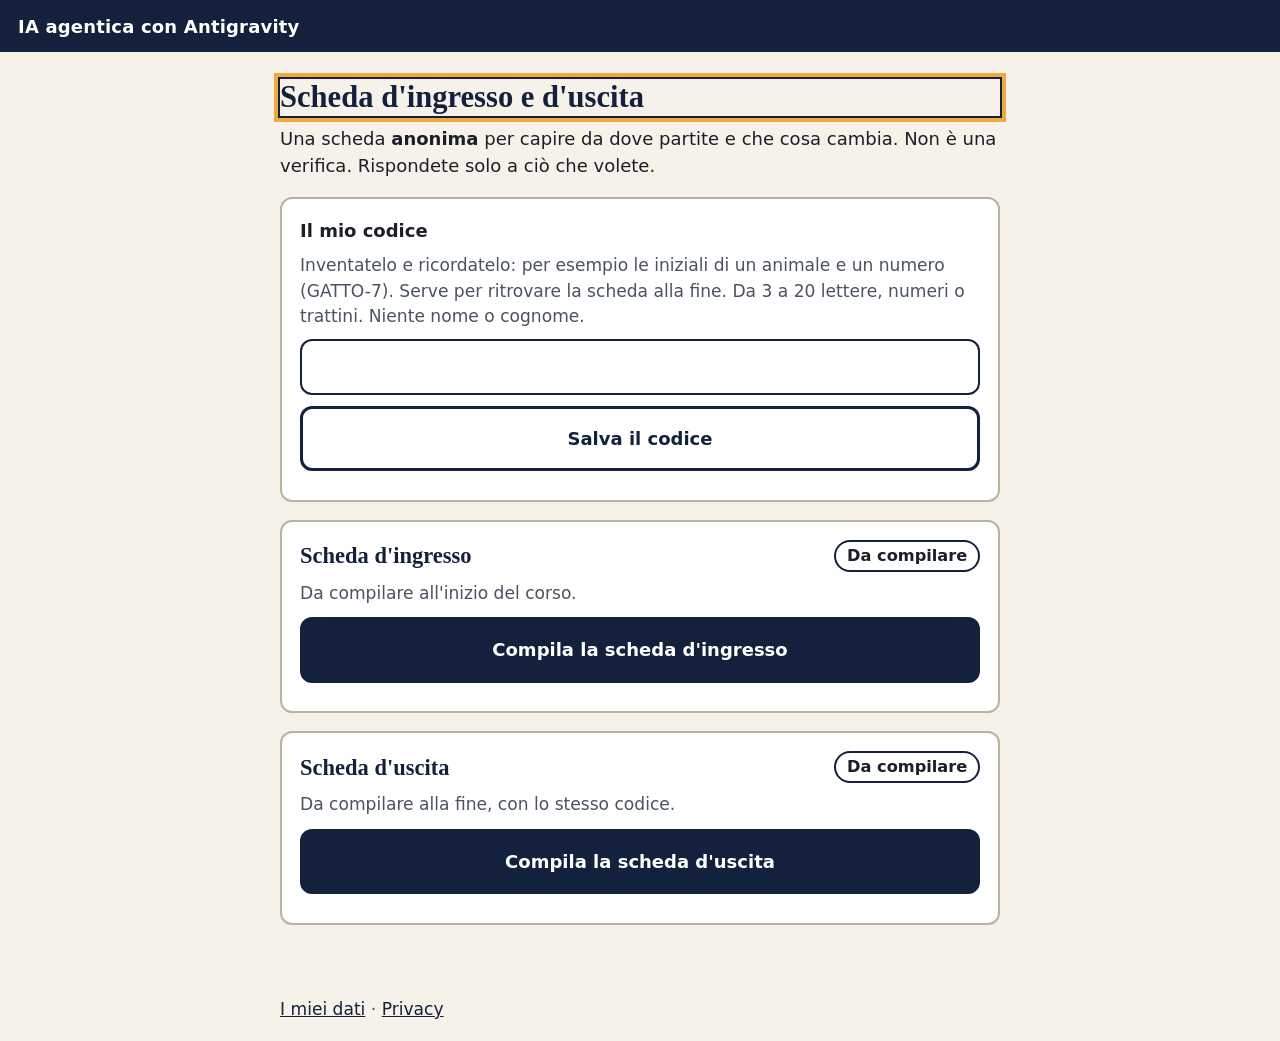
<file: index.html>
<!doctype html>
<html lang="it">
<head>
  <meta charset="utf-8">
  <meta name="viewport" content="width=device-width, initial-scale=1">
  <meta http-equiv="Content-Security-Policy" content="default-src 'self'; script-src 'self'; style-src 'self'; img-src 'self' data:; connect-src 'self' https://script.google.com https://script.googleusercontent.com; base-uri 'none'; form-action 'none'; object-src 'none'">
  <meta name="theme-color" content="#14213D">
  <meta name="description" content="Scheda anonima d'ingresso e d'uscita del corso IA agentica con Antigravity.">
  <title>Scheda d'ingresso e d'uscita · corso IA</title>
  <link rel="manifest" href="manifest.webmanifest">
  <link rel="icon" href="icons/favicon-32.png" sizes="32x32" type="image/png">
  <link rel="apple-touch-icon" href="icons/apple-touch-icon.png">
  <link rel="stylesheet" href="style.css">
</head>
<body>
  <a class="salta" href="#principale">Vai al contenuto</a>
  <header class="testata">
    <p class="corso" id="nome-corso">IA agentica con Antigravity</p>
  </header>
  <main id="principale" tabindex="-1"><div id="app"></div></main>
  <p id="stato" class="sr-only" role="status" aria-live="polite"></p>
  <footer class="piede">
    <a href="#/dati">I miei dati</a> · <a href="privacy.html">Privacy</a> <button type="button" id="installa" class="link" hidden>Installa l'app</button>
  </footer>
  <noscript><p class="avviso">Per usare la scheda serve JavaScript. In alternativa usa la scheda cartacea.</p></noscript>
  <script src="config.js"></script>
  <script src="domande.js"></script>
  <script src="app.js"></script>
</body>
</html>
</file>
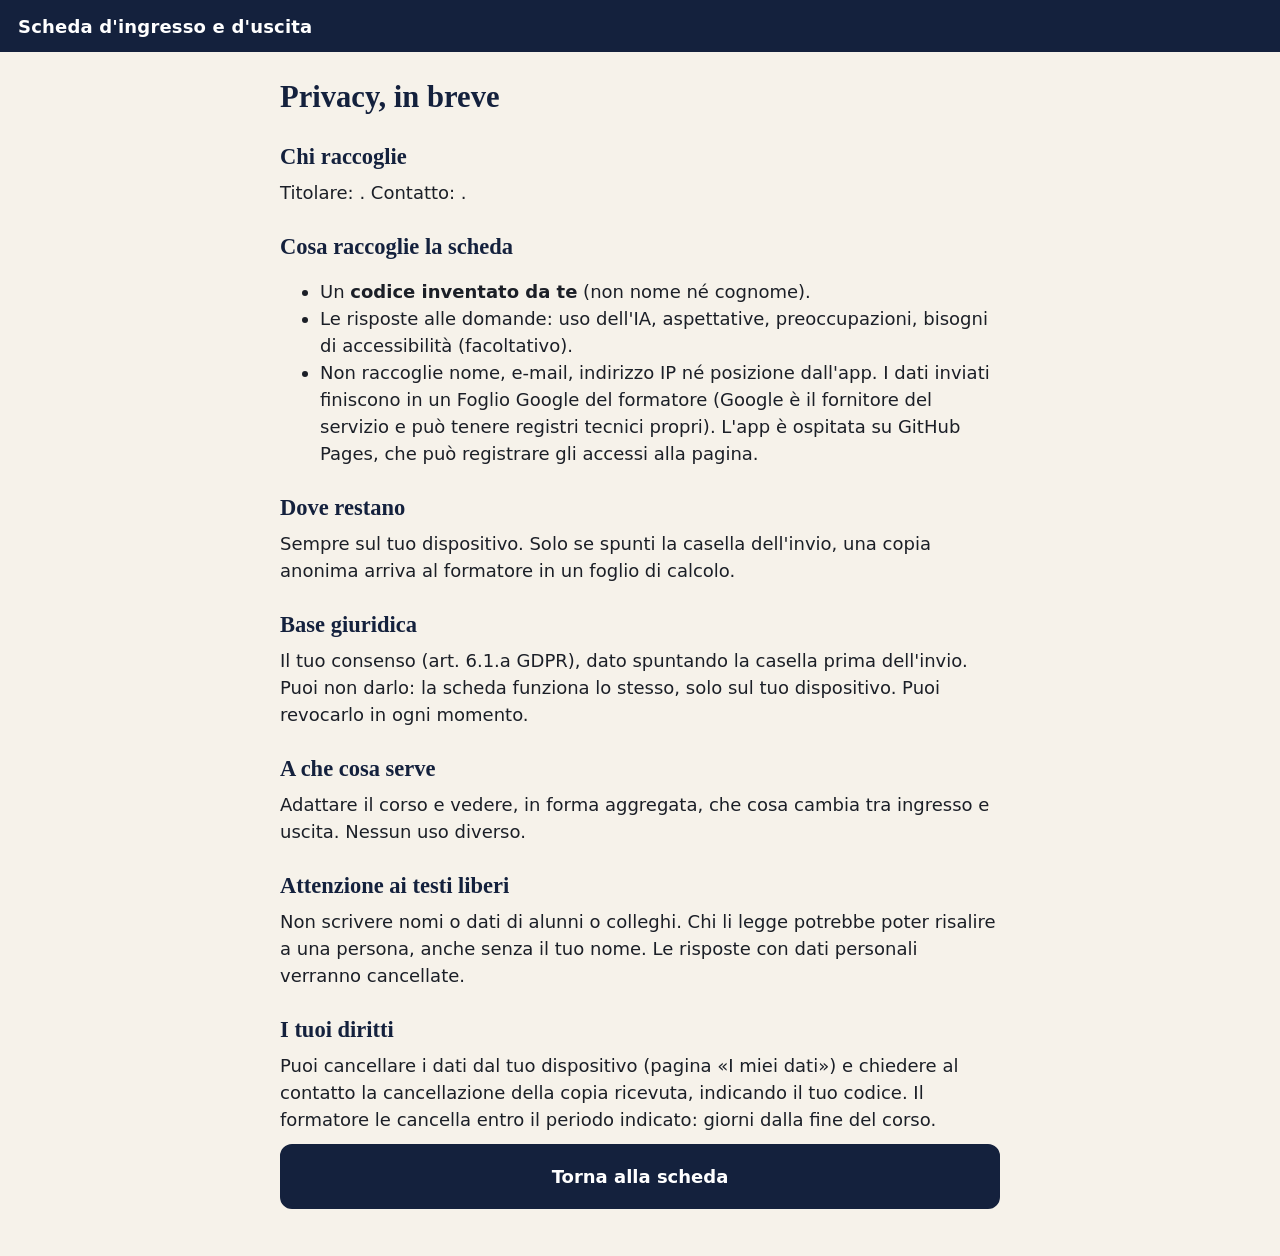
<file: privacy.html>
<!doctype html>
<html lang="it"><head><meta charset="utf-8"><meta name="viewport" content="width=device-width, initial-scale=1">
<meta http-equiv="Content-Security-Policy" content="default-src 'self'; style-src 'self'; script-src 'self'">
<title>Privacy · Scheda corso IA</title><link rel="stylesheet" href="style.css"></head>
<body><header class="testata"><p class="corso">Scheda d'ingresso e d'uscita</p></header>
<main><h1>Privacy, in breve</h1>
<h2>Chi raccoglie</h2><p>Titolare: <strong id="tit"></strong>. Contatto: <strong id="con"></strong>.</p>
<h2>Cosa raccoglie la scheda</h2>
<ul><li>Un <strong>codice inventato da te</strong> (non nome né cognome).</li>
<li>Le risposte alle domande: uso dell'IA, aspettative, preoccupazioni, bisogni di accessibilità (facoltativo).</li>
<li>Non raccoglie nome, e-mail, indirizzo IP né posizione dall'app. I dati inviati finiscono in un Foglio Google del formatore (Google è il fornitore del servizio e può tenere registri tecnici propri). L'app è ospitata su GitHub Pages, che può registrare gli accessi alla pagina.</li></ul>
<h2>Dove restano</h2><p>Sempre sul tuo dispositivo. Solo se spunti la casella dell'invio, una copia anonima arriva al formatore in un foglio di calcolo.</p>
<h2>Base giuridica</h2><p>Il tuo consenso (art. 6.1.a GDPR), dato spuntando la casella prima dell'invio. Puoi non darlo: la scheda funziona lo stesso, solo sul tuo dispositivo. Puoi revocarlo in ogni momento.</p>
<h2>A che cosa serve</h2><p>Adattare il corso e vedere, in forma aggregata, che cosa cambia tra ingresso e uscita. Nessun uso diverso.</p>
<h2>Attenzione ai testi liberi</h2><p>Non scrivere nomi o dati di alunni o colleghi. Chi li legge potrebbe poter risalire a una persona, anche senza il tuo nome. Le risposte con dati personali verranno cancellate.</p>
<h2>I tuoi diritti</h2><p>Puoi cancellare i dati dal tuo dispositivo (pagina «I miei dati») e chiedere al contatto la cancellazione della copia ricevuta, indicando il tuo codice. Il formatore le cancella entro il periodo indicato: <strong id="gg"></strong> giorni dalla fine del corso.</p>
<a class="btn" href="index.html">Torna alla scheda</a></main>
<script src="config.js"></script>
<script>var C=window.CONFIG||{};document.getElementById('tit').textContent=C.TITOLARE||'';document.getElementById('con').textContent=C.CONTATTO||'';document.getElementById('gg').textContent=C.GIORNI_CONSERVAZIONE||'';</script>
</body></html>
</file>
<file: style.css>
:root{--carta:#F6F2EA;--bianco:#fff;--inchiostro:#1B1F27;--blu:#14213D;--ambra:#F2A93B;--grigio:#4A5361;--bordo:#B9B2A3;--ok:#1F7447;--rosso:#B03A26;--r:12px}
*{box-sizing:border-box}
html{font-size:112.5%} /* 18px */
body{margin:0;background:var(--carta);color:var(--inchiostro);font-family:system-ui,-apple-system,"Segoe UI",Roboto,Arial,sans-serif;line-height:1.5}
.sr-only{position:absolute;width:1px;height:1px;margin:-1px;overflow:hidden;clip:rect(0 0 0 0);white-space:nowrap}
.salta{position:absolute;left:-999px;top:0;background:var(--blu);color:#fff;padding:.6rem 1rem;z-index:10}
.salta:focus{left:0}
.testata{background:var(--blu);color:#fff;padding:.7rem 1rem}
.corso{margin:0;font-weight:700;letter-spacing:.01em}
main{max-width:42rem;margin:0 auto;padding:1rem 1rem 2rem}
h1,h2{font-family:Cambria,Georgia,"Times New Roman",serif;color:var(--blu);line-height:1.2}
h1{font-size:1.7rem;margin:.5rem 0}
h2{font-size:1.25rem;margin:1.5rem 0 .5rem}
p{margin:.5rem 0}
.nota{color:var(--grigio);font-size:.95rem}
.riquadro{background:var(--bianco);border:2px solid var(--bordo);border-radius:var(--r);padding:1rem;margin:1rem 0}
.avviso{background:#FCEBCB;border:2px solid var(--ambra);border-radius:var(--r);padding:.8rem 1rem;margin:1rem 0}
label.campo{display:block;font-weight:700;margin-bottom:.3rem}
input[type=text],textarea{width:100%;font:inherit;padding:.7rem .8rem;border:2px solid var(--blu);border-radius:var(--r);background:#fff;color:var(--inchiostro)}
textarea{min-height:6rem;resize:vertical}
fieldset{border:2px solid var(--bordo);border-radius:var(--r);background:var(--bianco);padding:.8rem 1rem 1rem;margin:1rem 0}
legend{font-weight:700;padding:0 .4rem;font-size:1.05rem}
.opz{display:flex;align-items:center;gap:.7rem;min-height:3rem;padding:.3rem .5rem;border-radius:8px;cursor:pointer}
.opz:hover{background:#F6F2EA}
.opz input{width:1.5rem;height:1.5rem;flex:0 0 auto;accent-color:var(--blu)}
.scala{display:flex;flex-wrap:wrap;gap:.4rem}
.scala .opz{border:2px solid var(--bordo);min-width:3.2rem;justify-content:center;flex-direction:column;gap:.1rem;padding:.4rem}
.btn{display:block;width:100%;font:inherit;font-weight:700;background:var(--blu);color:#fff;border:3px solid var(--blu);border-radius:var(--r);padding:.9rem 1rem;margin:.6rem 0;min-height:3.2rem;cursor:pointer;text-align:center;text-decoration:none}
.btn.secondario{background:#fff;color:var(--blu)}
.btn:disabled{opacity:.55;cursor:not-allowed}
.link{font:inherit;background:none;border:none;color:var(--blu);text-decoration:underline;cursor:pointer;padding:.3rem}
a{color:var(--blu)}
:focus-visible{outline:4px solid var(--ambra);outline-offset:2px;box-shadow:0 0 0 2px var(--blu)}
.stato-scheda{display:flex;justify-content:space-between;gap:.5rem;align-items:center}
.badge{display:inline-block;padding:.1rem .6rem;border-radius:99px;border:2px solid var(--blu);font-size:.9rem;font-weight:700;background:#fff}
.badge.ok{border-color:var(--ok);color:var(--ok)}
table{width:100%;border-collapse:collapse;background:#fff}
th,td{border:1px solid var(--bordo);padding:.5rem;text-align:left;vertical-align:top}
th{background:var(--blu);color:#fff}
.cambiata{font-weight:700;color:var(--blu)}
.contatore{text-align:right;font-size:.85rem;color:var(--grigio)}
.piede{max-width:42rem;margin:0 auto;padding:1rem;color:var(--grigio);font-size:.95rem}
.trappola{position:absolute;left:-9999px;height:0;overflow:hidden}
.barra{background:#e6e0d3;border-radius:6px;height:1.1rem;position:relative;overflow:hidden}
.barra>span{display:block;height:100%;background:var(--blu)}
.barra.u>span{background:var(--ambra)}
.riga-stat{display:grid;grid-template-columns:8rem 1fr 3rem;gap:.5rem;align-items:center;margin:.2rem 0}
@media (prefers-reduced-motion:no-preference){.btn{transition:transform .08s}.btn:active{transform:scale(.99)}}
@media (min-width:44rem){.scala .opz{min-width:3.6rem}}
@media print{.testata,.piede,.btn,.salta{display:none}body{background:#fff}}
.scorri{overflow-x:auto;position:relative}
.zero{margin:0}
.sopra{margin-top:.5rem}
</file>
